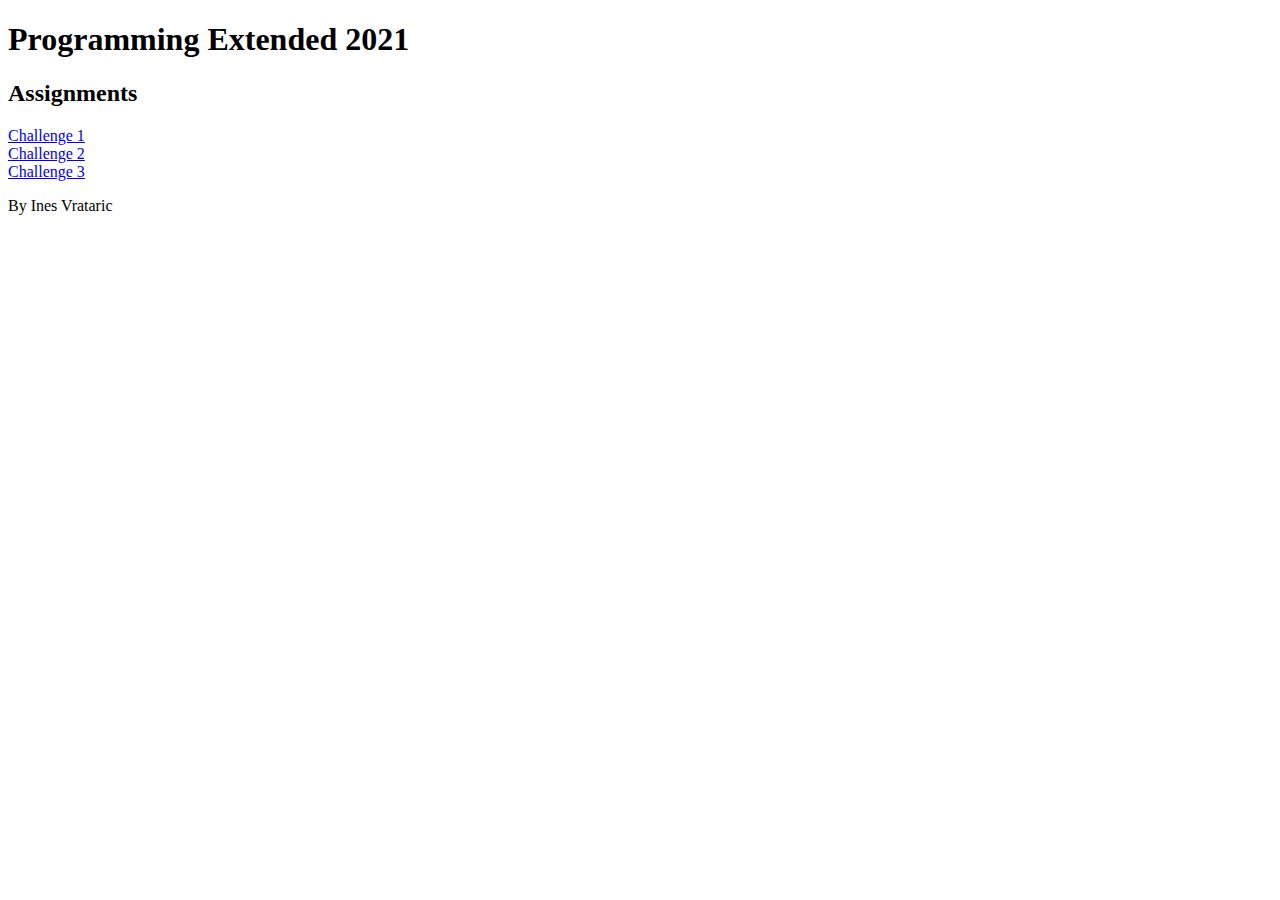
<file: index.html>
<!DOCTYPE html>
<html>
  <head>
   <meta charset="utf-8">
   <title>Programming Extended</title>
   <meta name="viewport" content="width=device-width">

  </head>
  <body>
   <h1>Programming Extended 2021</h1>
   <h2>Assignments</h2>
   <a href="Challenge 1/">Challenge 1</a><br>
   <a href="Challenge 2/">Challenge 2</a><br>
   <a href="Challenge 3/">Challenge 3</a><br>
   <p>By Ines Vrataric</p>
  </body>
</html>
</file>
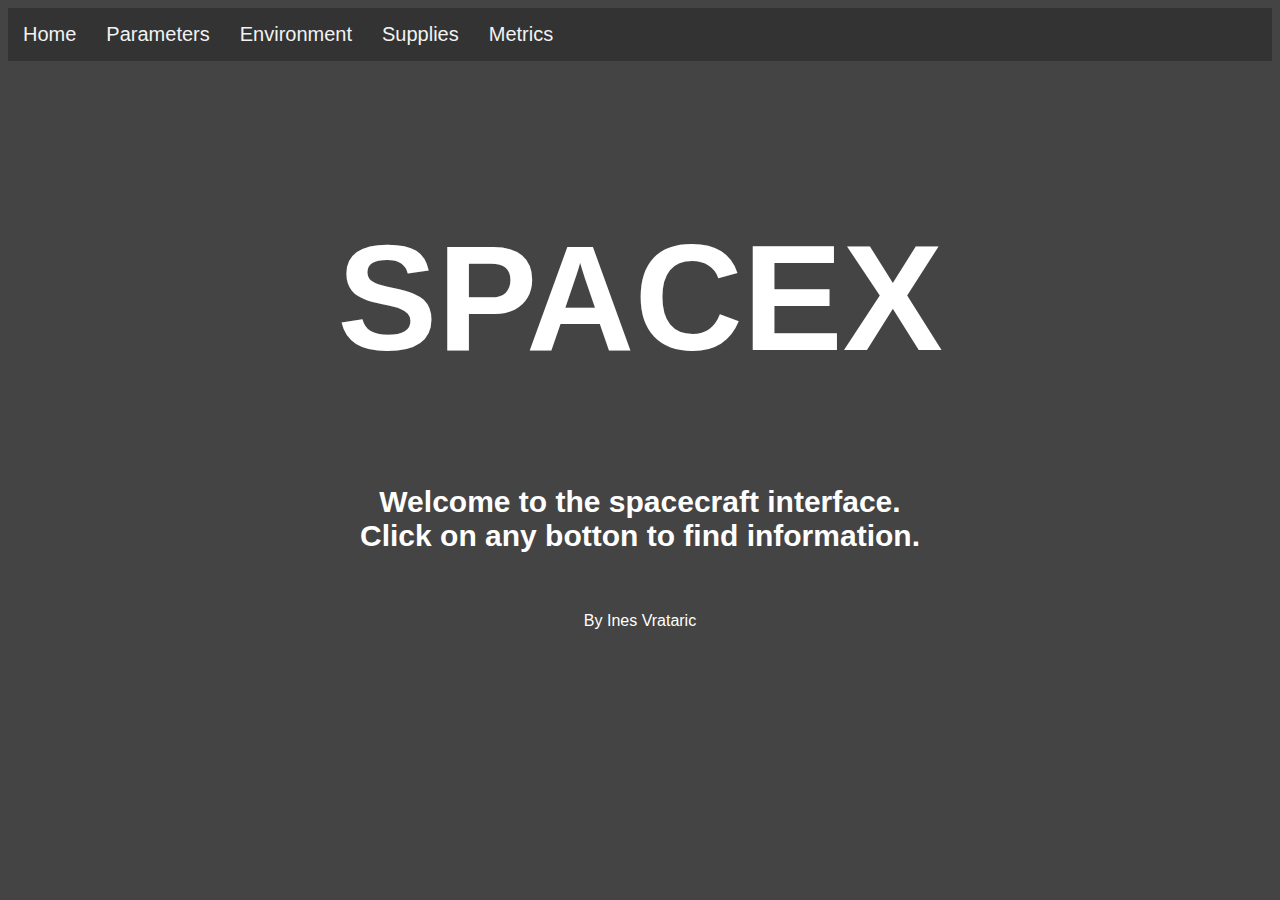
<file: Challenge 1/index.html>
<!DOCTYPE html>
<html>

<head>
	<meta charset="utf-8">
	<title>Home</title>
	<link rel="stylesheet" type="text/css" href="styles/mystyle.css">
	<script src="scripts/main.js" defer></script>
</head>

<body>

	<div class="navigation">
		<a href="index.html">Home</a>
		<a href="parameters.html">Parameters</a>
		<a href="environment.html">Environment</a>
		<a href="supplies.html">Supplies</a>
		<a href="metrics.html">Metrics</a>
	</div>

	<div class="introduction">
		<h1>SPACEX</h1>
		<h2>Welcome to the spacecraft interface. <br>
			Click on any botton to find information.</h2><br>
		<p>By Ines Vrataric</p>
	</div>

</body>

</html>
</file>
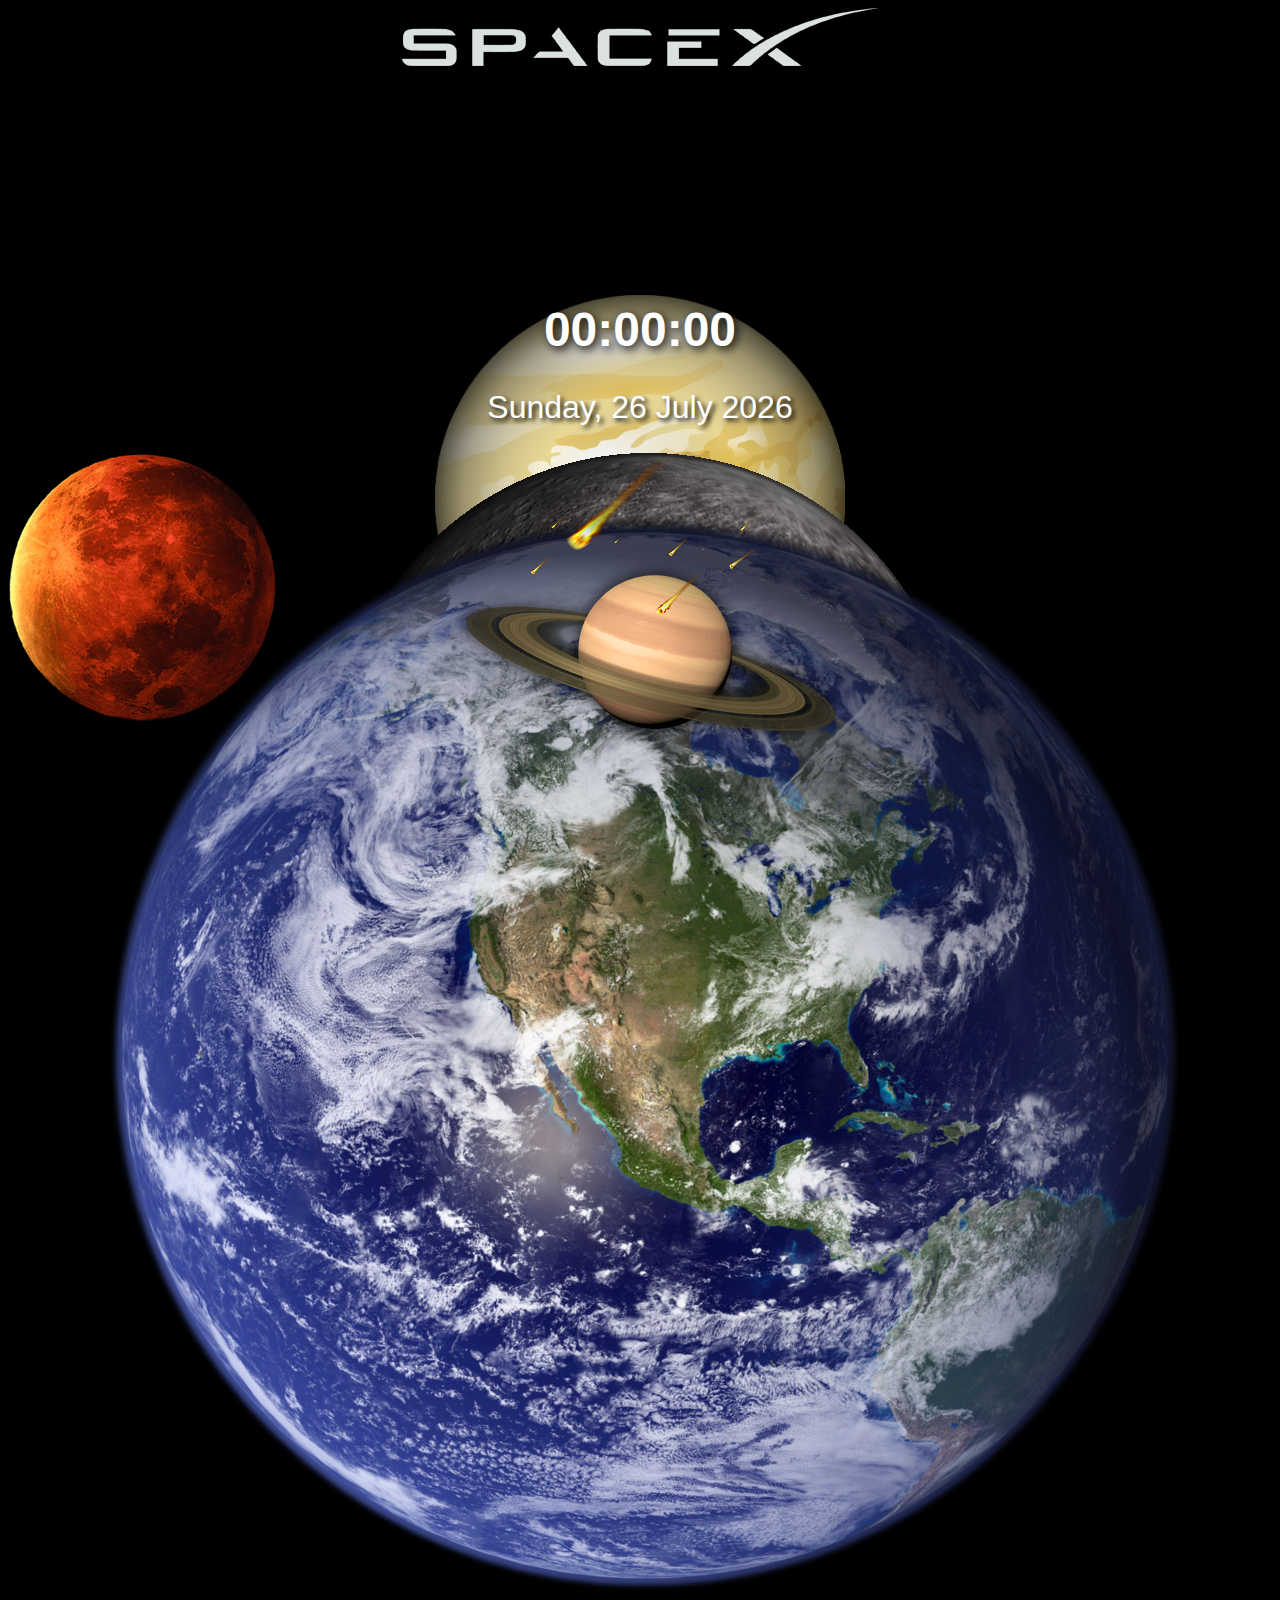
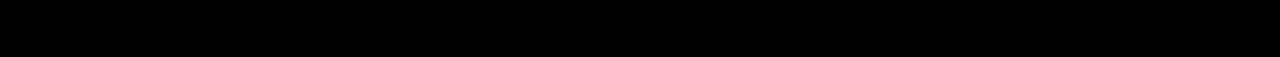
<file: Challenge 2/index.html>
<!DOCTYPE html>
<html>

<head>
    <meta charset="utf-8">
    <title>Clock SpaceX</title>
    <link rel="stylesheet" type="text/css" href="styles/mystyle.css">
    <script src="scripts/main.js" defer></script>
</head>

<body>
    <!-- Logo -->
    <div id="spaceX">
        <img src="images/spaceX.png">
    </div>

    <!-- Date and time -->
    <div id="container">
        <h1 id="clock">00:00:00</h1>
        <h2 id="date">XX.YY.XXXX</h2>
    </div>

    <!-- Planets -->
    <div id="pluto">
        <img src="images/pluto.png">
    </div>
    <div id="mercury">
        <img src="images/mercury.png">
    </div>
    <div id="earth">
        <img src="images/earth.png">
    </div>
    <div id="saturn">
        <img src="images/saturn.png">
    </div>
    <div id="mars">
        <img src="images/mars.png">
    </div>

    <!-- Meteors -->
    <div id="meteor1">
        <img src="images/meteor.png">
    </div>
    <div id="meteor2">
        <img src="images/meteor.png">
    </div>
</body>

</html>
</file>
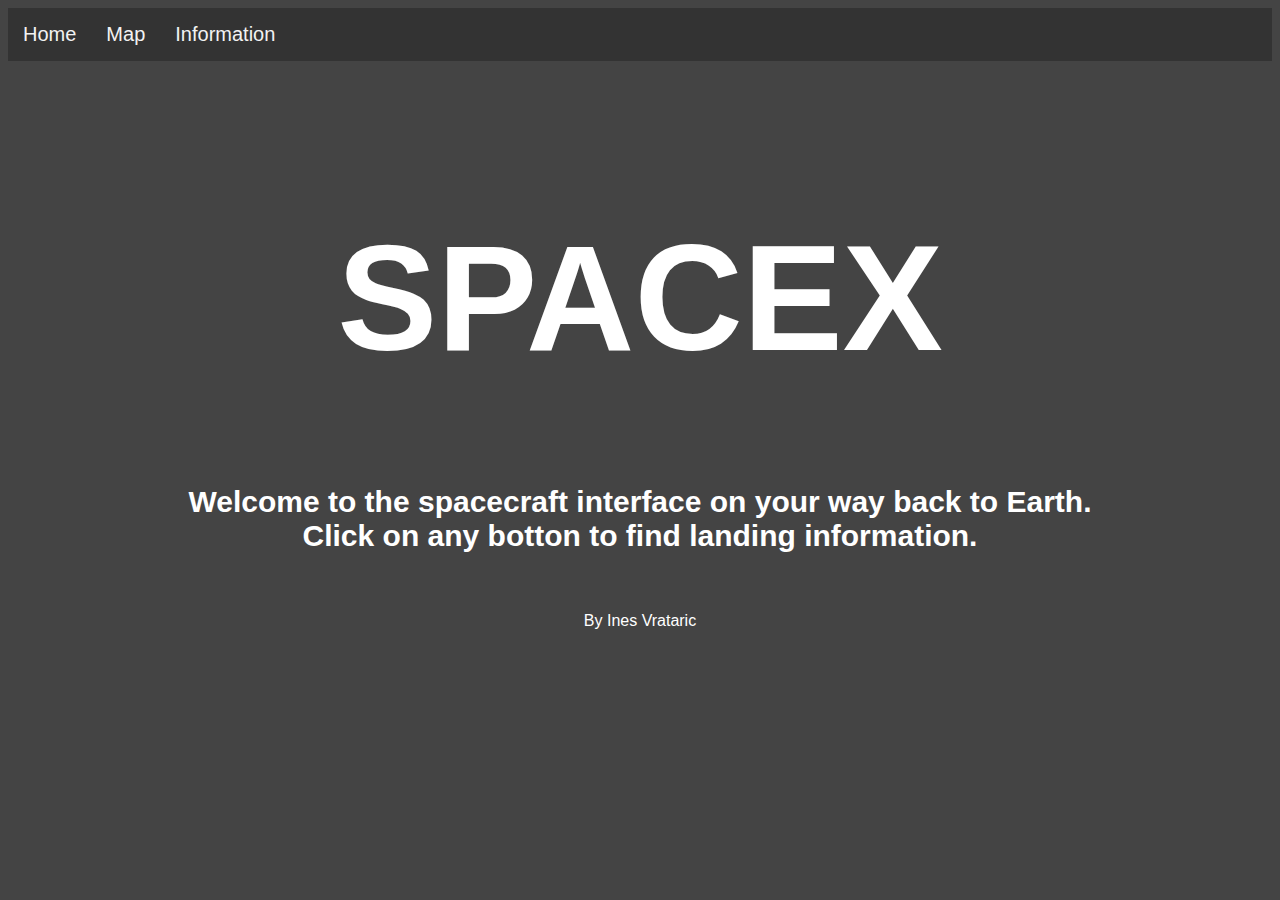
<file: Challenge 3/index.html>
<!DOCTYPE html>
<html>

<head>
	<meta charset="utf-8">
	<title>Home</title>
	<script src="https://api.mapbox.com/mapbox-gl-js/v1.9.0/mapbox-gl.js"></script>
	<script src="scripts/script.js" defer></script>
	<link href="https://api.mapbox.com/mapbox-gl-js/v1.9.0/mapbox-gl.css" rel="stylesheet" />
	<link href="styles/mystyle.css" rel="stylesheet" />
</head>

<body>

	<div class="navigation">
		<a href="index.html">Home</a>
		<a href="map.html">Map</a>
		<a href="information.html">Information</a>
	</div>

	<div class="introduction">
		<h1>SPACEX</h1>
		<h2>Welcome to the spacecraft interface on your way back to Earth. <br>
			Click on any botton to find landing information.</h2><br>
		<p>By Ines Vrataric</p>
	</div>

</body>

</html>
</file>
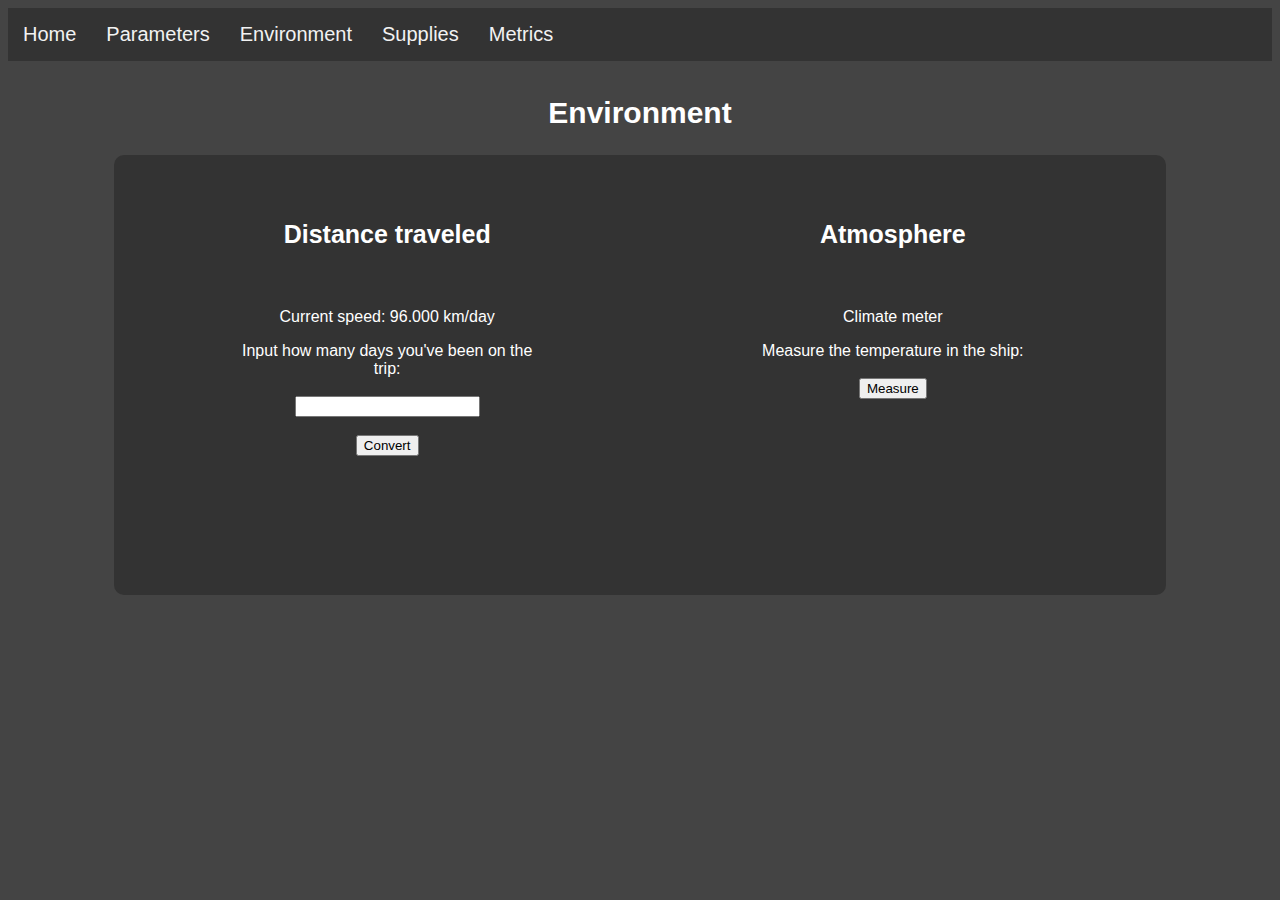
<file: Challenge 1/environment.html>
<!DOCTYPE html>
<html>

<head>
	<meta charset="utf-8">
	<title>Environment</title>
	<link rel="stylesheet" type="text/css" href="styles/mystyle.css">
	<script src="scripts/main.js" defer></script>
</head>

<body>

	<div class="navigation">
		<a href="index.html">Home</a>
		<a href="parameters.html">Parameters</a>
		<a href="environment.html">Environment</a>
		<a href="supplies.html">Supplies</a>
		<a href="metrics.html">Metrics</a>
	</div>

	<div class="title">
		<h2>Environment</h2>
	</div>

	<div class="section">
		<div class="left">
			<h3>Distance traveled</h3><br>
			<p>Current speed: 96.000 km/day</p>
			<label for="distance">Input how many days you've been on the trip:</label><br><br>
			<input type="text" name="days" id="days" /><br><br>
			<button onclick="distanceTraveled()">Convert</button><br><br>
			<p id="distance_traveled"></p>
		</div>

		<div class="right">
			<h3>Atmosphere</h3><br>
			<p>Climate meter</p>
			<label for="atmosphere">Measure the temperature in the ship: </label> <br><br>
			<button onclick="atmosphere()">Measure</button>
			<p id="temperature_inside"></p>
			<p id="temperature_outside"></p>
		</div>

	</div>


</body>

</html>
</file>
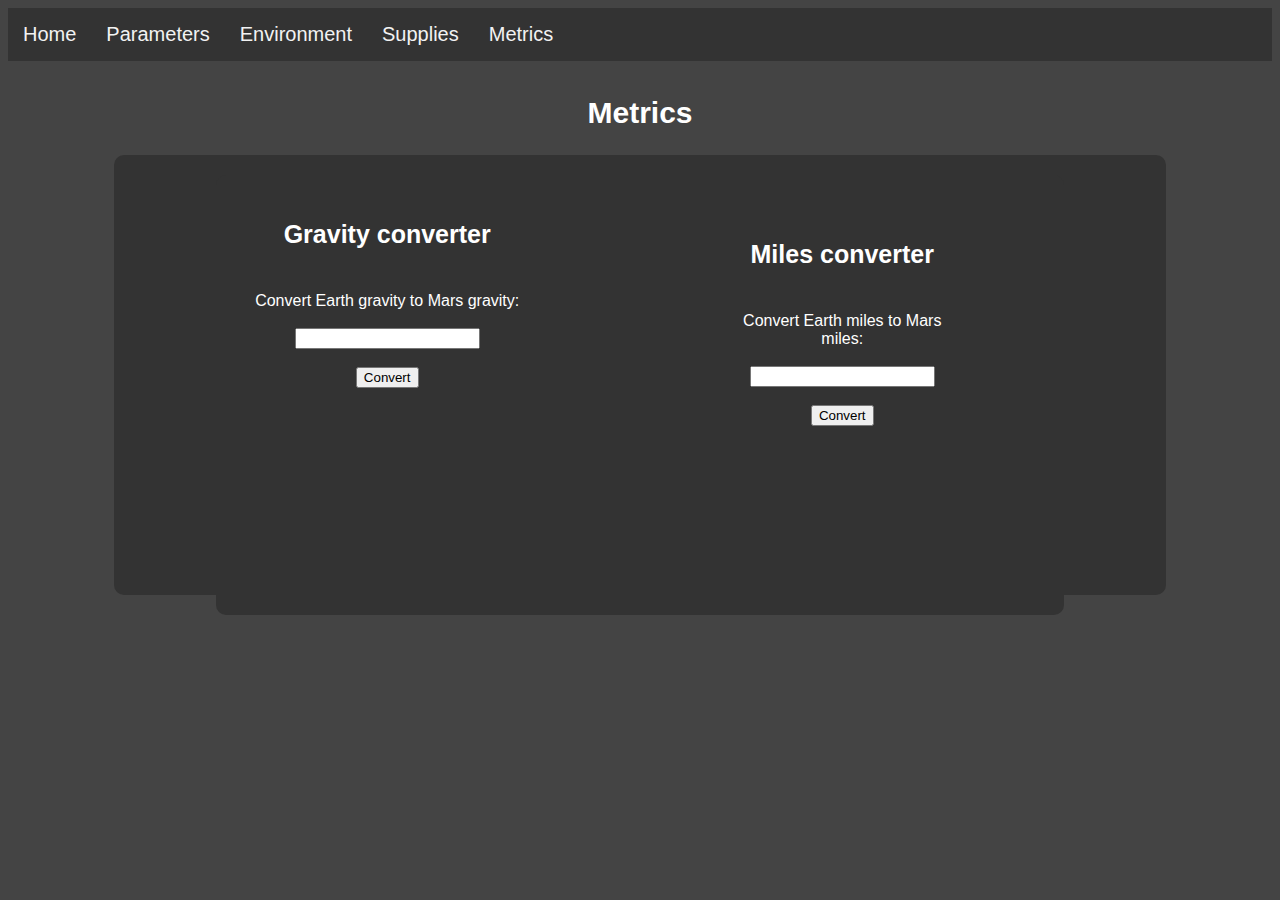
<file: Challenge 1/metrics.html>
<!DOCTYPE html>
<html>

<head>
	<meta charset="utf-8">
	<title>Metrics</title>
	<link rel="stylesheet" type="text/css" href="styles/mystyle.css">
	<script src="scripts/main.js" defer></script>
</head>

<body>

	<div class="navigation">
		<a href="index.html">Home</a>
		<a href="parameters.html">Parameters</a>
		<a href="environment.html">Environment</a>
		<a href="supplies.html">Supplies</a>
		<a href="Metrics.html">Metrics</a>
	</div>

	<div class="title">
		<h2>Metrics</h2>
	</div>

	<div class="section">
		<div class="left">
			<h3>Gravity converter</h3><br>
			<label for="gravity">Convert Earth gravity to Mars gravity: </label> <br><br>
			<input type="text" name="gravityEarth" id="gravityEarth" /><br><br>
			<button onclick="gravityConverter()">Convert</button>
			<p id="gravity"></p>
	</div>

	<div class="section">
		<div class="right">
			<h3>Miles converter</h3><br>
			<label for="miles">Convert Earth miles to Mars miles: </label> <br><br>
			<input type="text" name="milesEarth" id="milesEarth" /><br><br>
			<button onclick="milesConverter()">Convert</button>
			<p id="miles"></p>
	</div>
</body>

</html>
</file>
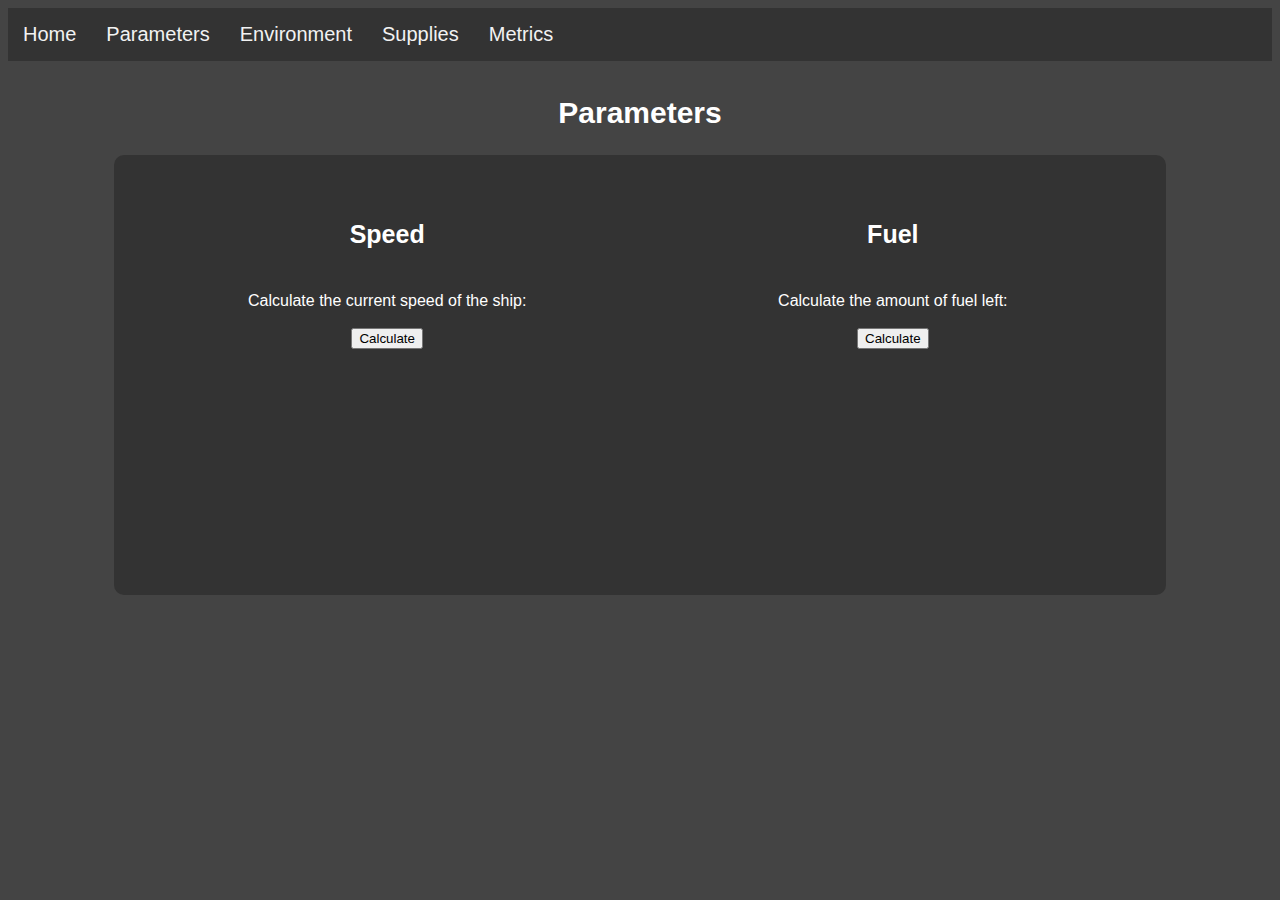
<file: Challenge 1/parameters.html>
<!DOCTYPE html>
<html>

<head>
	<meta charset="utf-8">
	<title>Parameters</title>
	<link rel="stylesheet" type="text/css" href="styles/mystyle.css">
	<script src="scripts/main.js" defer></script>
</head>

<body>

	<div class="navigation">
		<a href="index.html">Home</a>
		<a href="parameters.html">Parameters</a>
		<a href="environment.html">Environment</a>
		<a href="supplies.html">Supplies</a>
		<a href="metrics.html">Metrics</a>
	</div>

	<div class="title">
		<h2>Parameters</h2>
	</div>

	<div class="section">
		<div class="left">
			<h3>Speed</h3><br>
			<label for="speed">Calculate the current speed of the ship: </label> <br><br>
			<button onclick="speed()">Calculate</button>
			<p id="speed"></p>
		</div>

		<div class="right">
			<h3>Fuel</h3><br>
			<label for="fuel">Calculate the amount of fuel left: </label> <br><br>
			<button onclick="fuel()">Calculate</button>
			<p id="fuel"></p>
		</div>
	</div>

</body>

</html>
</file>
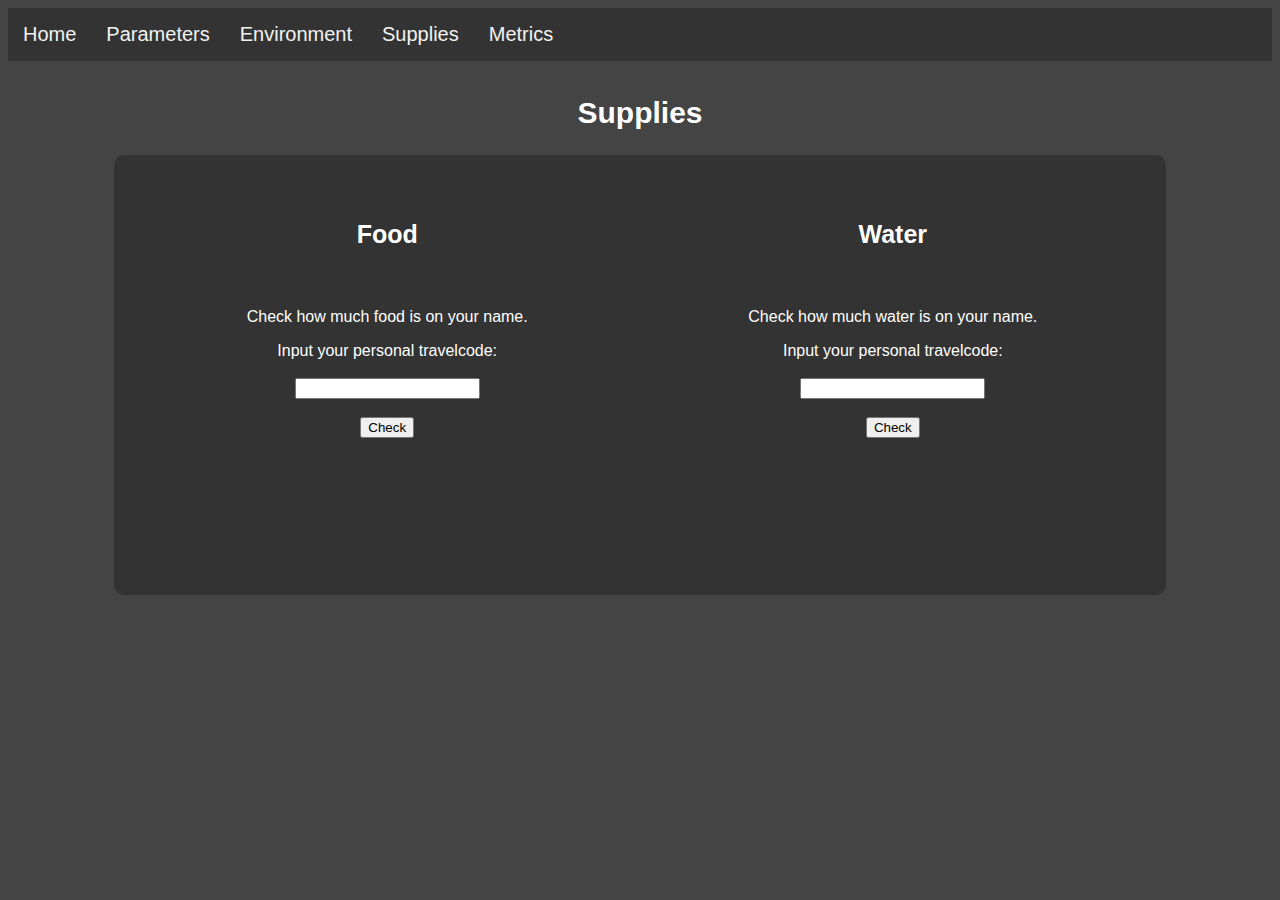
<file: Challenge 1/supplies.html>
<!DOCTYPE html>
<html>

<head>
	<meta charset="utf-8">
	<title>Supplies</title>
	<link rel="stylesheet" type="text/css" href="styles/mystyle.css">
	<script src="scripts/main.js" defer></script>
</head>

<body>

	<div class="navigation">
		<a href="index.html">Home</a>
		<a href="parameters.html">Parameters</a>
		<a href="environment.html">Environment</a>
		<a href="supplies.html">Supplies</a>
		<a href="metrics.html">Metrics</a>
	</div>

	<div class="title">
		<h2>Supplies</h2>
	</div>

	<div class=section>
	<div class="left">
		<h3>Food</h3><br>
		<p>Check how much food is on your name.</p>
		<label for="code">Input your personal travelcode:</label><br><br>
		<input type="text" name="code" id="code" /><br><br>
		<button onclick="food()">Check</button><br><br>
		<p id="food"></p>
		<p id="warningFood"></p>
	</div>

	<div class="right">
		<h3>Water</h3><br>
		<p>Check how much water is on your name.</p>
		<label for="code">Input your personal travelcode:</label><br><br>
		<input type="text" name="code" id="code" /><br><br>
		<button onclick="water()">Check</button><br><br>
		<p id="water"></p>
		<p id="warningWater"></p>
	</div>

	</div>

</body>

</html>
</file>
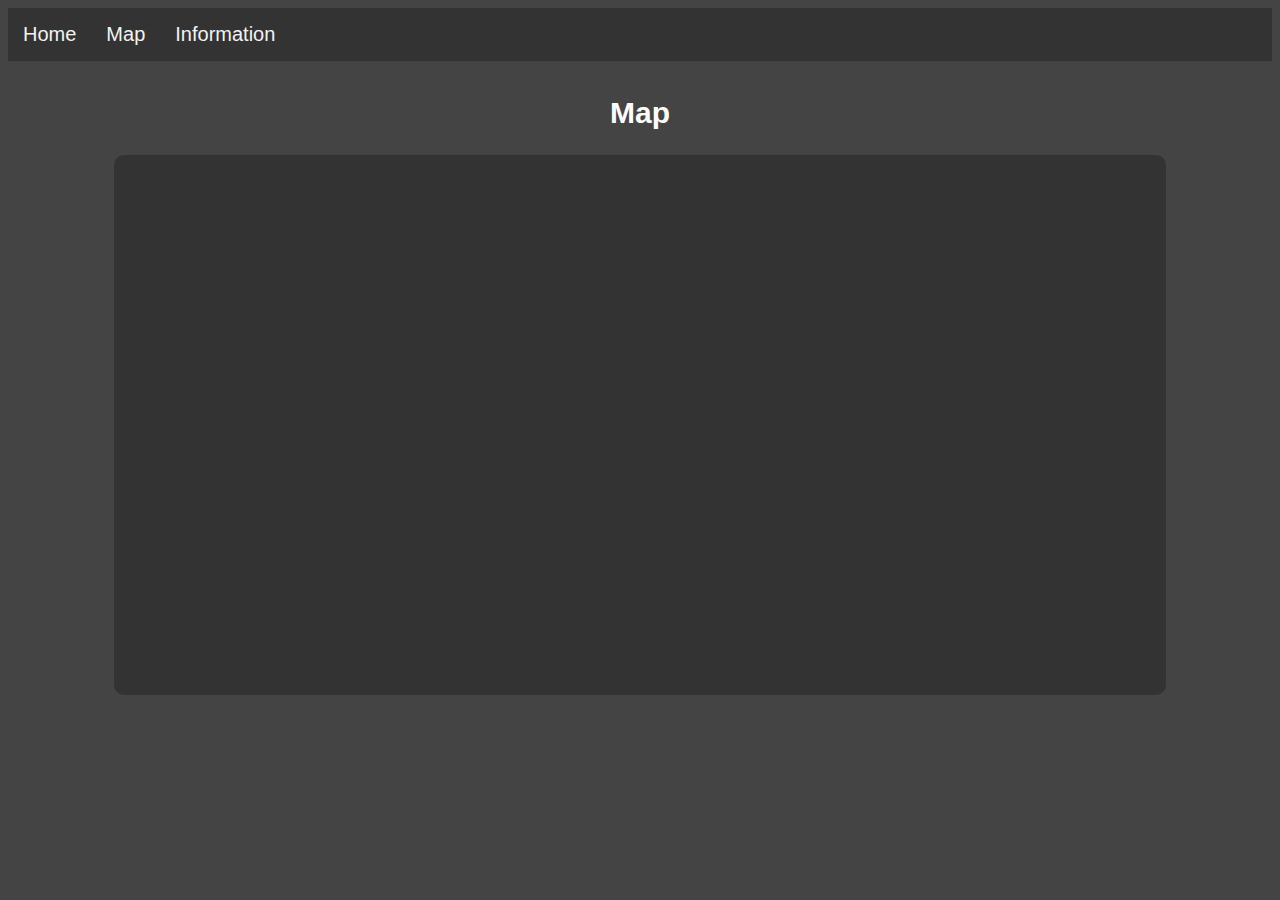
<file: Challenge 3/map.html>
<!DOCTYPE html>
<html>

<head>
	<meta charset="utf-8">
	<title>Map</title>
	<script src="https://api.mapbox.com/mapbox-gl-js/v1.9.0/mapbox-gl.js"></script>
	<script src="scripts/script.js" defer></script>
	<link href="https://api.mapbox.com/mapbox-gl-js/v1.9.0/mapbox-gl.css" rel="stylesheet" />
	<link href="styles/mystyle.css" rel="stylesheet" />
</head>

<body>

	<div class="navigation">
		<a href="index.html">Home</a>
		<a href="map.html">Map</a>
		<a href="information.html">Information</a>
	</div>

	<div class="title">
		<h2>Map</h2>
	</div>

	<div class="section">
		<div id="map"></div>
	</div>

</body>

</html>
</file>
<file: Challenge 1/styles/mystyle.css>
body{
	font-family: helvetica;
	color: #FFFFFF;
	background-color: #444444;
}

.navigation {
	overflow: hidden;
	background-color: #333;
  }
  
.navigation a {
	float: left;
	color: #f2f2f2;
	text-align: center;
	padding: 15px;
	text-align: center;
	text-decoration: none;
	font-size: 20px;
  }
  
  .navigation a:hover {
	background-color: #ddd;
	color: black;
  }
  
  .navigation a.active {
	background-color: black;
	color: white;
  }

  .introduction{
	display: block;
	margin-left: auto;
	margin-right: auto;
	width: 80%;
	text-align: center;
	padding-top: 50px;
  }

  h1 {
	  font-family:'Trebuchet MS', 'Lucida Sans Unicode', 'Lucida Grande', 'Lucida Sans', Arial, sans-serif;
	  font-size: 150px;
  }

  h2 {
	font-size: 30px;
}

h3 {
	font-size: 25px;
}

.title{
	display: block;
	margin: auto;
	width: 80%;
	text-align: center;
	padding-top: 10px;
}

.section{
	display: block;
	margin: auto;
	width: 80%;
	height: 400px;
	padding: 20px;
	background-color: #333;
	border-radius: 10px;
}

.left{
	width: 30%;
    height: 300px;
    float: left;
	padding: 20px;
	padding-left: 10%;
	text-align: center;
}

.right{
	width: 30%;
    height: 300px;
    float: right;
	padding: 20px;
	padding-right: 10%;
	text-align: center;
}
</file>
<file: Challenge 2/styles/mystyle.css>
body {
    font-family: helvetica;
	color: #FFFFFF;
	background-color: black;
    font-family: Verdana, Geneva, Tahoma, sans-serif;
    text-align: center;
    height: 100%;
    overflow: hidden;
    background-image: url('../images/venus.png') ;
    background-repeat: no-repeat;
    background-size: auto;
    background-attachment: fixed;
    background-size: 32%;
    background-position: top 60% left 50%;
}

.spaceX {
    margin: auto;
    position: relative;
    z-index: 1;
    padding-top: 100px;
    text-align: center;
}

.container {
    width: 100%;
    height: 100%;

    z-index: 1;
    box-align: center;
}

h1 {
    padding-top: 200px;
    font-family: Verdana, Geneva, Tahoma, sans-serif;
	font-weight: bold;
    text-align: center;
    font-size: 3em;
    text-shadow: 3px 3px 10px black;
}

h2 {
    font-family: Arial, Helvetica, sans-serif;
	font-weight: normal;
    text-align: center;
	font-size: 2em;
	margin: 10;
    text-shadow: 3px 3px 5px black;
}

input {
    background-color: #FFFFFF;
    border: none;
    border-radius: 4px;

    font-family: Verdana, Geneva, Tahoma, sans-serif;
    font-size: 1em;
    color: #000000;
    text-align: center;

    margin: 4px 2px;
    padding: 15px 30px;

    cursor: pointer;
}

#pluto {
    position: absolute;
    z-index: -1;
    width: 100%;
    height: 100%;
    animation: pluto 30s infinite;
}

@keyframes pluto {
    0% {
        left: -300px;
        top: -100px;
        transform: scale(0.2, 0.2);
    }
    50% {
        left: -350px;
        top: -50px;
        transform: scale(0.5, 0.5);
    }
    100% {
        left: -300px;
        top: -100px;
        transform: scale(0.1, 0.1);
    }
}

#mercury {
    position: absolute;
    z-index: -1;
    width: 100%;
    height: 100%;
    animation: mercury 30s infinite;
}

@keyframes mercury {
    0% {
        left: -700px;
        top: 100px;
        transform: scale(0.5, 0.5);
    }
    50% {
        left: -700px;
        top: 100px;
        transform: scale(0.3, 0.3);
    }
    100% {
        left: -700px;
        top: 100px;
        transform: scale(0.5, 0.5);
    }
}

#earth {
    position: absolute;
    z-index: -1;
    width: 100%;
    height: 100%;
    animation: earth 30s infinite;
}

@keyframes earth {
    0% {
        left: -400px;
        top: 250px;
        transform: scale(0.07, 0.07);
    }
    50% {
        left: -400px;
        top: 220px;
        transform: scale(0.09, 0.09);
    }
    100% {
        left: -400px;
        top: 250px;
        transform: scale(0.07, 0.07);
    }
}

#saturn {
    position: absolute;
    z-index: -1;
    width: 100%;
    height: 100%;
    animation: saturn 30s infinite;
}

@keyframes saturn {
    0% {
        left: 500px;
        top: 400px;
        transform: scale(1, 1);
    }
    50% {
        left: 500px;
        top: 300px;
        transform: scale(1, 1);
    }
    100% {
        left: 500px;
        top: 400px;
        transform: scale(1, 1);
    }
}

#mars {
    position: absolute;
    z-index: -1;
    width: 10%;
    height: 10%;
    animation: mars 30s infinite;
}

@keyframes mars {
    0% {
        left: 1000px;
        top: 50px;
        transform: scale(0.6, 0.6);
    }
    50% {
        left: 1200px;
        top: 70px;
        transform: scale(1, 1);
    }
    100% {
        left: 1000px;
        top: 50px;
        transform: scale(0.6, 0.6);
    }
}

#meteor1 {
    position: absolute;
    z-index: -1;
    width: 100%;
    height: 100%;
    animation: meteor1 10s infinite;
}

@keyframes meteor1 {
    0% {
        left: -200px;
        top: 50px;
        transform: scale(1, 1);
    }
    100% {
        left: -600px;
        top: 700px;
        transform: scale(2, 2);
    }
}

#meteor2 {
    position: absolute;
    z-index: -1;
    width: 100%;
    height: 100%;
    animation: meteor2 10s infinite;
}

@keyframes meteor2 {
    0% {
        left: 500px;
        top: 300px;
        transform: scale(1, 1);
    }
    100% {
        left: 300px;
        top: 600px;
        transform: scale(1.5, 1.5);
    }
}
</file>
<file: Challenge 3/styles/mystyle.css>
body{
  font-family: helvetica;
  color: #FFFFFF;
  background-color: #444444;
}

.navigation {
  overflow: hidden;
  background-color: #333;
  }
  
.navigation a {
  float: left;
  color: #f2f2f2;
  text-align: center;
  padding: 15px;
  text-align: center;
  text-decoration: none;
  font-size: 20px;
  }
  
  .navigation a:hover {
  background-color: #ddd;
  color: black;
  }
  
  .navigation a.active {
  background-color: black;
  color: white;
  }

  .introduction{
  display: block;
  margin-left: auto;
  margin-right: auto;
  width: 80%;
  text-align: center;
  padding-top: 50px;
  }

  h1 {
    font-family:'Trebuchet MS', 'Lucida Sans Unicode', 'Lucida Grande', 'Lucida Sans', Arial, sans-serif;
    font-size: 150px;
  }

  h2 {
  font-size: 30px;
}

h3 {
  font-size: 25px;
}

.title{
  display: block;
  margin: auto;
  width: 80%;
  text-align: center;
  padding-top: 10px;
}

.section{
  display: block;
  margin: auto;
  width: 80%;
  height: 500px;
  padding: 20px;
  background-color: #333;
  border-radius: 10px;
  text-align: center;
}

.left{
  width: 30%;
    height: 300px;
    float: left;
  padding: 20px;
  padding-left: 10%;
  text-align: center;
}

.right{
  width: 30%;
    height: 300px;
    float: right;
  padding: 20px;
  padding-right: 10%;
  text-align: center;
}

#map {
  height: 100%;
  width: 100%;
}

.city{
  padding: 40px;
}
</file>
